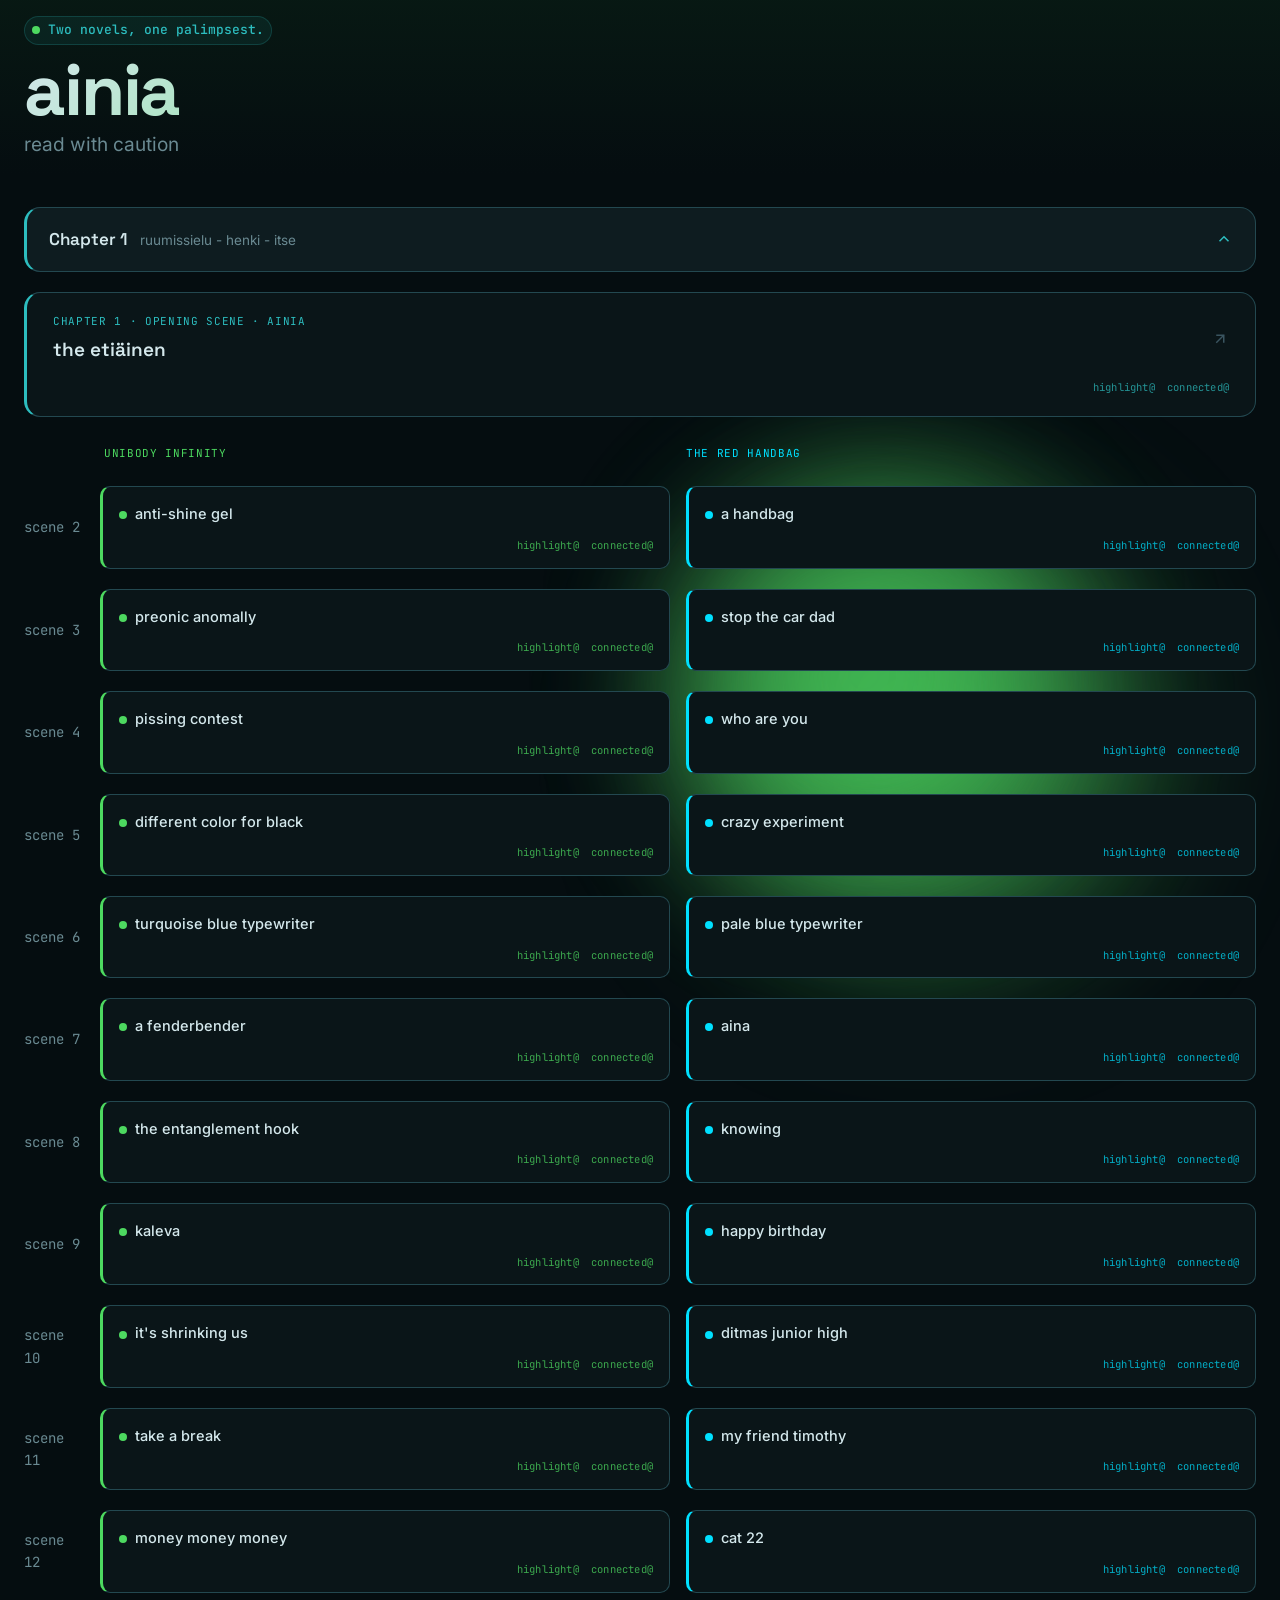
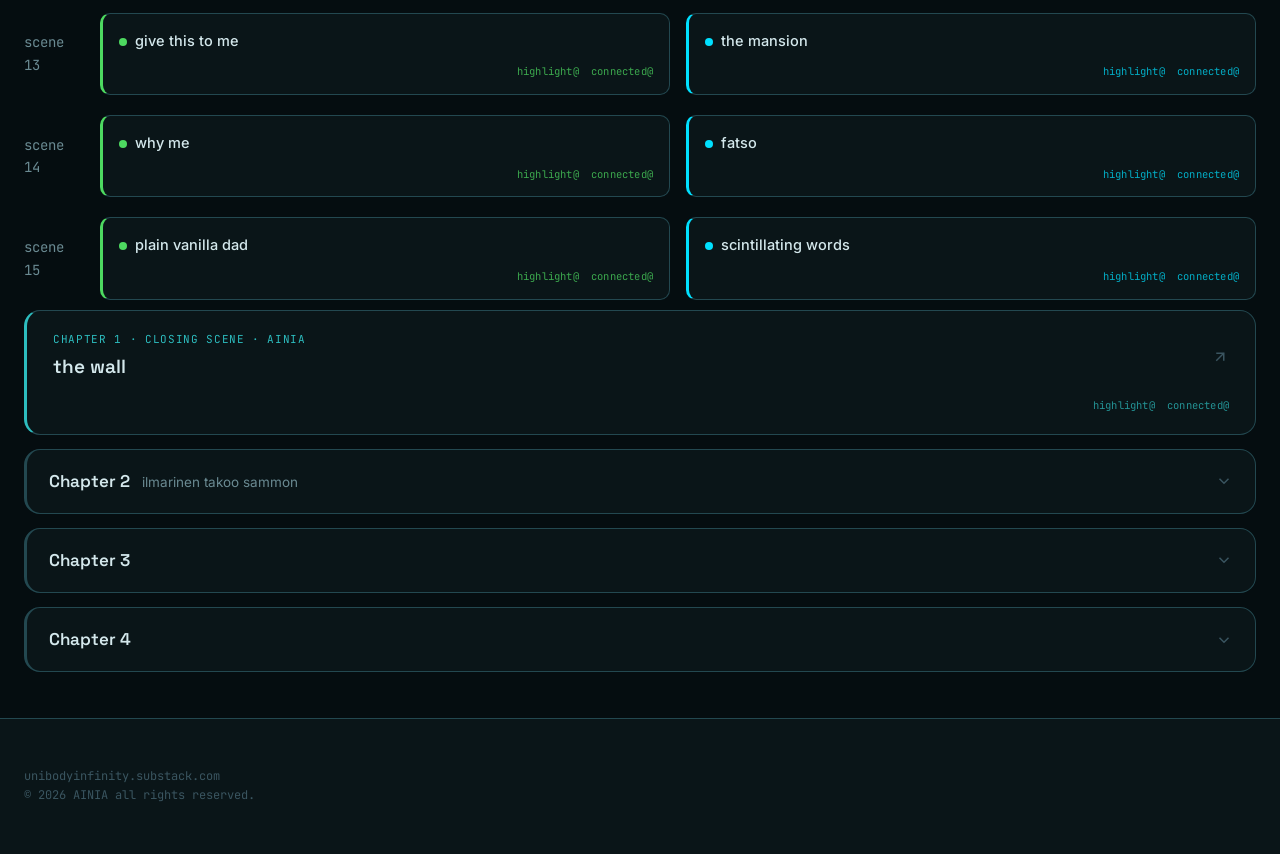
<file: index.html>
<!DOCTYPE html>
<html lang="en" data-theme="dark">
<head>
<meta charset="UTF-8" />
<meta name="viewport" content="width=device-width, initial-scale=1.0" />
<meta name="theme-color" content="#050d10" />
<meta name="apple-mobile-web-app-capable" content="yes" />
<meta name="apple-mobile-web-app-status-bar-style" content="black-translucent" />
<meta name="apple-mobile-web-app-title" content="ainia" />
<link rel="manifest" href="manifest.json" />
<title>ainia — Scene Index</title>
<meta name="description" content="Reading index for Unibody Infinity and The Red Handbag, two entangled novels of ainia." />
<link rel="icon" type="image/svg+xml" href="favicon.svg" />
<link rel="icon" type="image/png" sizes="32x32" href="favicon-32x32.png" />
<link rel="icon" type="image/png" sizes="16x16" href="favicon-16x16.png" />
<link rel="apple-touch-icon" sizes="180x180" href="apple-touch-icon.png" />
<link rel="icon" href="favicon.ico" />

<link rel="stylesheet" href="fonts.css" />

<link rel="stylesheet" href="styles.css" />
<link rel="stylesheet" href="si-styles.css" />
</head>
<body>

<div class="ambient-glow ambient-glow--1" aria-hidden="true"></div>
<div class="ambient-glow ambient-glow--2" aria-hidden="true"></div>
<div class="ambient-glow ambient-glow--3" aria-hidden="true"></div>

<section class="hero">
  <div class="hero-inner">
    <div class="hero-badge">
      <span class="badge-dot"></span>
      Two novels, one palimpsest.
    </div>
    <h1 class="hero-title">ainia</h1>
    <p class="hero-subtitle" id="heroSubtitle">
      Please read with caution.
    </p>
  </div>
</section>

<section id="index-section">
  <div class="section-inner">
    <div id="chaptersContainer"></div>
  </div>
</section>

<footer class="site-footer">
  <div class="footer-inner">
    <p class="footer-meta">unibodyinfinity.substack.com</p>
    <p class="footer-meta">&copy; 2026 AINIA all rights reserved.</p>
  </div>
</footer>

<script src="data.js"></script>
<script src="app.js"></script>
</body>
</html>
</file>
<file: fonts.css>
/* Self-hosted fonts (Space Grotesk, Inter, JetBrains Mono) — SIL Open Font License 1.1.
   Pulled from the official @fontsource packages, latin + latin-ext subsets only,
   so no request ever goes to Google's font CDN. */

/* space-grotesk-latin-ext-400-normal */
@font-face {
  font-family: 'Space Grotesk';
  font-style: normal;
  font-display: swap;
  font-weight: 400;
  src: url('fonts/space-grotesk-latin-ext-400-normal.woff2') format('woff2');
  unicode-range: U+0100-02BA,U+02BD-02C5,U+02C7-02CC,U+02CE-02D7,U+02DD-02FF,U+0304,U+0308,U+0329,U+1D00-1DBF,U+1E00-1E9F,U+1EF2-1EFF,U+2020,U+20A0-20AB,U+20AD-20C0,U+2113,U+2C60-2C7F,U+A720-A7FF;
}

/* space-grotesk-latin-400-normal */
@font-face {
  font-family: 'Space Grotesk';
  font-style: normal;
  font-display: swap;
  font-weight: 400;
  src: url('fonts/space-grotesk-latin-400-normal.woff2') format('woff2');
  unicode-range: U+0000-00FF,U+0131,U+0152-0153,U+02BB-02BC,U+02C6,U+02DA,U+02DC,U+0304,U+0308,U+0329,U+2000-206F,U+20AC,U+2122,U+2191,U+2193,U+2212,U+2215,U+FEFF,U+FFFD;
}

/* space-grotesk-latin-ext-500-normal */
@font-face {
  font-family: 'Space Grotesk';
  font-style: normal;
  font-display: swap;
  font-weight: 500;
  src: url('fonts/space-grotesk-latin-ext-500-normal.woff2') format('woff2');
  unicode-range: U+0100-02BA,U+02BD-02C5,U+02C7-02CC,U+02CE-02D7,U+02DD-02FF,U+0304,U+0308,U+0329,U+1D00-1DBF,U+1E00-1E9F,U+1EF2-1EFF,U+2020,U+20A0-20AB,U+20AD-20C0,U+2113,U+2C60-2C7F,U+A720-A7FF;
}

/* space-grotesk-latin-500-normal */
@font-face {
  font-family: 'Space Grotesk';
  font-style: normal;
  font-display: swap;
  font-weight: 500;
  src: url('fonts/space-grotesk-latin-500-normal.woff2') format('woff2');
  unicode-range: U+0000-00FF,U+0131,U+0152-0153,U+02BB-02BC,U+02C6,U+02DA,U+02DC,U+0304,U+0308,U+0329,U+2000-206F,U+20AC,U+2122,U+2191,U+2193,U+2212,U+2215,U+FEFF,U+FFFD;
}

/* space-grotesk-latin-ext-600-normal */
@font-face {
  font-family: 'Space Grotesk';
  font-style: normal;
  font-display: swap;
  font-weight: 600;
  src: url('fonts/space-grotesk-latin-ext-600-normal.woff2') format('woff2');
  unicode-range: U+0100-02BA,U+02BD-02C5,U+02C7-02CC,U+02CE-02D7,U+02DD-02FF,U+0304,U+0308,U+0329,U+1D00-1DBF,U+1E00-1E9F,U+1EF2-1EFF,U+2020,U+20A0-20AB,U+20AD-20C0,U+2113,U+2C60-2C7F,U+A720-A7FF;
}

/* space-grotesk-latin-600-normal */
@font-face {
  font-family: 'Space Grotesk';
  font-style: normal;
  font-display: swap;
  font-weight: 600;
  src: url('fonts/space-grotesk-latin-600-normal.woff2') format('woff2');
  unicode-range: U+0000-00FF,U+0131,U+0152-0153,U+02BB-02BC,U+02C6,U+02DA,U+02DC,U+0304,U+0308,U+0329,U+2000-206F,U+20AC,U+2122,U+2191,U+2193,U+2212,U+2215,U+FEFF,U+FFFD;
}

/* space-grotesk-latin-ext-700-normal */
@font-face {
  font-family: 'Space Grotesk';
  font-style: normal;
  font-display: swap;
  font-weight: 700;
  src: url('fonts/space-grotesk-latin-ext-700-normal.woff2') format('woff2');
  unicode-range: U+0100-02BA,U+02BD-02C5,U+02C7-02CC,U+02CE-02D7,U+02DD-02FF,U+0304,U+0308,U+0329,U+1D00-1DBF,U+1E00-1E9F,U+1EF2-1EFF,U+2020,U+20A0-20AB,U+20AD-20C0,U+2113,U+2C60-2C7F,U+A720-A7FF;
}

/* space-grotesk-latin-700-normal */
@font-face {
  font-family: 'Space Grotesk';
  font-style: normal;
  font-display: swap;
  font-weight: 700;
  src: url('fonts/space-grotesk-latin-700-normal.woff2') format('woff2');
  unicode-range: U+0000-00FF,U+0131,U+0152-0153,U+02BB-02BC,U+02C6,U+02DA,U+02DC,U+0304,U+0308,U+0329,U+2000-206F,U+20AC,U+2122,U+2191,U+2193,U+2212,U+2215,U+FEFF,U+FFFD;
}

/* inter-latin-ext-300-normal */
@font-face {
  font-family: 'Inter';
  font-style: normal;
  font-display: swap;
  font-weight: 300;
  src: url('fonts/inter-latin-ext-300-normal.woff2') format('woff2');
  unicode-range: U+0100-02BA,U+02BD-02C5,U+02C7-02CC,U+02CE-02D7,U+02DD-02FF,U+0304,U+0308,U+0329,U+1D00-1DBF,U+1E00-1E9F,U+1EF2-1EFF,U+2020,U+20A0-20AB,U+20AD-20C0,U+2113,U+2C60-2C7F,U+A720-A7FF;
}

/* inter-latin-300-normal */
@font-face {
  font-family: 'Inter';
  font-style: normal;
  font-display: swap;
  font-weight: 300;
  src: url('fonts/inter-latin-300-normal.woff2') format('woff2');
  unicode-range: U+0000-00FF,U+0131,U+0152-0153,U+02BB-02BC,U+02C6,U+02DA,U+02DC,U+0304,U+0308,U+0329,U+2000-206F,U+20AC,U+2122,U+2191,U+2193,U+2212,U+2215,U+FEFF,U+FFFD;
}

/* inter-latin-ext-400-normal */
@font-face {
  font-family: 'Inter';
  font-style: normal;
  font-display: swap;
  font-weight: 400;
  src: url('fonts/inter-latin-ext-400-normal.woff2') format('woff2');
  unicode-range: U+0100-02BA,U+02BD-02C5,U+02C7-02CC,U+02CE-02D7,U+02DD-02FF,U+0304,U+0308,U+0329,U+1D00-1DBF,U+1E00-1E9F,U+1EF2-1EFF,U+2020,U+20A0-20AB,U+20AD-20C0,U+2113,U+2C60-2C7F,U+A720-A7FF;
}

/* inter-latin-400-normal */
@font-face {
  font-family: 'Inter';
  font-style: normal;
  font-display: swap;
  font-weight: 400;
  src: url('fonts/inter-latin-400-normal.woff2') format('woff2');
  unicode-range: U+0000-00FF,U+0131,U+0152-0153,U+02BB-02BC,U+02C6,U+02DA,U+02DC,U+0304,U+0308,U+0329,U+2000-206F,U+20AC,U+2122,U+2191,U+2193,U+2212,U+2215,U+FEFF,U+FFFD;
}

/* inter-latin-ext-500-normal */
@font-face {
  font-family: 'Inter';
  font-style: normal;
  font-display: swap;
  font-weight: 500;
  src: url('fonts/inter-latin-ext-500-normal.woff2') format('woff2');
  unicode-range: U+0100-02BA,U+02BD-02C5,U+02C7-02CC,U+02CE-02D7,U+02DD-02FF,U+0304,U+0308,U+0329,U+1D00-1DBF,U+1E00-1E9F,U+1EF2-1EFF,U+2020,U+20A0-20AB,U+20AD-20C0,U+2113,U+2C60-2C7F,U+A720-A7FF;
}

/* inter-latin-500-normal */
@font-face {
  font-family: 'Inter';
  font-style: normal;
  font-display: swap;
  font-weight: 500;
  src: url('fonts/inter-latin-500-normal.woff2') format('woff2');
  unicode-range: U+0000-00FF,U+0131,U+0152-0153,U+02BB-02BC,U+02C6,U+02DA,U+02DC,U+0304,U+0308,U+0329,U+2000-206F,U+20AC,U+2122,U+2191,U+2193,U+2212,U+2215,U+FEFF,U+FFFD;
}

/* inter-latin-ext-600-normal */
@font-face {
  font-family: 'Inter';
  font-style: normal;
  font-display: swap;
  font-weight: 600;
  src: url('fonts/inter-latin-ext-600-normal.woff2') format('woff2');
  unicode-range: U+0100-02BA,U+02BD-02C5,U+02C7-02CC,U+02CE-02D7,U+02DD-02FF,U+0304,U+0308,U+0329,U+1D00-1DBF,U+1E00-1E9F,U+1EF2-1EFF,U+2020,U+20A0-20AB,U+20AD-20C0,U+2113,U+2C60-2C7F,U+A720-A7FF;
}

/* inter-latin-600-normal */
@font-face {
  font-family: 'Inter';
  font-style: normal;
  font-display: swap;
  font-weight: 600;
  src: url('fonts/inter-latin-600-normal.woff2') format('woff2');
  unicode-range: U+0000-00FF,U+0131,U+0152-0153,U+02BB-02BC,U+02C6,U+02DA,U+02DC,U+0304,U+0308,U+0329,U+2000-206F,U+20AC,U+2122,U+2191,U+2193,U+2212,U+2215,U+FEFF,U+FFFD;
}

/* inter-latin-ext-700-normal */
@font-face {
  font-family: 'Inter';
  font-style: normal;
  font-display: swap;
  font-weight: 700;
  src: url('fonts/inter-latin-ext-700-normal.woff2') format('woff2');
  unicode-range: U+0100-02BA,U+02BD-02C5,U+02C7-02CC,U+02CE-02D7,U+02DD-02FF,U+0304,U+0308,U+0329,U+1D00-1DBF,U+1E00-1E9F,U+1EF2-1EFF,U+2020,U+20A0-20AB,U+20AD-20C0,U+2113,U+2C60-2C7F,U+A720-A7FF;
}

/* inter-latin-700-normal */
@font-face {
  font-family: 'Inter';
  font-style: normal;
  font-display: swap;
  font-weight: 700;
  src: url('fonts/inter-latin-700-normal.woff2') format('woff2');
  unicode-range: U+0000-00FF,U+0131,U+0152-0153,U+02BB-02BC,U+02C6,U+02DA,U+02DC,U+0304,U+0308,U+0329,U+2000-206F,U+20AC,U+2122,U+2191,U+2193,U+2212,U+2215,U+FEFF,U+FFFD;
}

/* jetbrains-mono-latin-ext-400-normal */
@font-face {
  font-family: 'JetBrains Mono';
  font-style: normal;
  font-display: swap;
  font-weight: 400;
  src: url('fonts/jetbrains-mono-latin-ext-400-normal.woff2') format('woff2');
  unicode-range: U+0100-02BA,U+02BD-02C5,U+02C7-02CC,U+02CE-02D7,U+02DD-02FF,U+0304,U+0308,U+0329,U+1D00-1DBF,U+1E00-1E9F,U+1EF2-1EFF,U+2020,U+20A0-20AB,U+20AD-20C0,U+2113,U+2C60-2C7F,U+A720-A7FF;
}

/* jetbrains-mono-latin-400-normal */
@font-face {
  font-family: 'JetBrains Mono';
  font-style: normal;
  font-display: swap;
  font-weight: 400;
  src: url('fonts/jetbrains-mono-latin-400-normal.woff2') format('woff2');
  unicode-range: U+0000-00FF,U+0131,U+0152-0153,U+02BB-02BC,U+02C6,U+02DA,U+02DC,U+0304,U+0308,U+0329,U+2000-206F,U+20AC,U+2122,U+2191,U+2193,U+2212,U+2215,U+FEFF,U+FFFD;
}

/* jetbrains-mono-latin-ext-500-normal */
@font-face {
  font-family: 'JetBrains Mono';
  font-style: normal;
  font-display: swap;
  font-weight: 500;
  src: url('fonts/jetbrains-mono-latin-ext-500-normal.woff2') format('woff2');
  unicode-range: U+0100-02BA,U+02BD-02C5,U+02C7-02CC,U+02CE-02D7,U+02DD-02FF,U+0304,U+0308,U+0329,U+1D00-1DBF,U+1E00-1E9F,U+1EF2-1EFF,U+2020,U+20A0-20AB,U+20AD-20C0,U+2113,U+2C60-2C7F,U+A720-A7FF;
}

/* jetbrains-mono-latin-500-normal */
@font-face {
  font-family: 'JetBrains Mono';
  font-style: normal;
  font-display: swap;
  font-weight: 500;
  src: url('fonts/jetbrains-mono-latin-500-normal.woff2') format('woff2');
  unicode-range: U+0000-00FF,U+0131,U+0152-0153,U+02BB-02BC,U+02C6,U+02DA,U+02DC,U+0304,U+0308,U+0329,U+2000-206F,U+20AC,U+2122,U+2191,U+2193,U+2212,U+2215,U+FEFF,U+FFFD;
}
</file>
<file: styles.css>
:root,
[data-theme='light'] {
  --color-bg: #f0f4f5;
  --color-surface: #ffffff;
  --color-surface-2: #f5f8f9;
  --color-surface-offset: #e8eef0;
  --color-surface-offset-2: #dde6e9;
  --color-surface-dynamic: #d0dadd;
  --color-divider: #cdd8db;
  --color-border: #b8c8cc;

  /* Text */
  --color-text: #0a1e26;
  --color-text-muted: #4a6270;
  --color-text-faint: #8a9da4;
  --color-text-inverse: #f0f4f5;

  /* Primary — deep ocean teal */
  --color-primary: #006a6b;
  --color-primary-hover: #005051;
  --color-primary-active: #003a3b;
  --color-primary-highlight: #b8dede;

  /* Accent — bioluminescent cyan */
  --color-accent: #00b8d4;
  --color-accent-hover: #009bb4;

  /* Algae green — escalation scale, light to dark as it worsens */
  --color-algae: #2d9e3e;
  --color-algae-dark: #1a6b2a;
  --color-algae-deep: #0d3b1e;

  /* Warning — toxic bloom orange */
  --color-warning: #e87b00;
  --color-warning-hover: #c56600;

  /* Danger — anoxic red */
  --color-danger: #d32f2f;
  --color-danger-hover: #b71c1c;

  --radius-sm: 6px;
  --radius-md: 10px;
  --radius-lg: 16px;
  --radius-xl: 24px;
  --radius-full: 9999px;

  --transition: 200ms cubic-bezier(0.16, 1, 0.3, 1);

  --shadow-sm: 0 1px 3px rgba(10, 30, 38, 0.08);
  --shadow-md: 0 4px 16px rgba(10, 30, 38, 0.10);
  --shadow-lg: 0 12px 40px rgba(10, 30, 38, 0.15);

  --content-narrow: 640px;
  --content-default: 960px;
  --content-wide: 1280px;
  --content-full: 100%;

  --font-display: 'Space Grotesk', 'Inter', sans-serif;
  --font-body: 'Inter', system-ui, sans-serif;
  --font-mono: 'JetBrains Mono', monospace;
}

[data-theme='dark'] {
  --color-bg: #050d10;
  --color-surface: #0a1518;
  --color-surface-2: #0e1c20;
  --color-surface-offset: #102428;
  --color-surface-offset-2: #142b30;
  --color-surface-dynamic: #1a3a40;
  --color-divider: #1a3035;
  --color-border: #234850;

  --color-text: #d4e8ec;
  --color-text-muted: #6a8a92;
  --color-text-faint: #3a5560;
  --color-text-inverse: #050d10;

  --color-primary: #2dbdbf;
  --color-primary-hover: #1aa8aa;
  --color-primary-active: #158a8c;
  --color-primary-highlight: #0a2a2c;

  --color-accent: #00e0ff;
  --color-accent-hover: #00c4e0;

  /* Escalation scale: bright green (early) -> deep dark green (worst) */
  --color-algae: #4dd960;
  --color-algae-dark: #2d9e3e;
  --color-algae-deep: #1a6b2a;
  --color-algae-darkest: #0d3b1e;

  --color-warning: #ff9d40;
  --color-warning-hover: #ff8a1e;

  --color-danger: #ff5252;
  --color-danger-hover: #ff3838;

  --shadow-sm: 0 1px 3px rgba(0, 0, 0, 0.3);
  --shadow-md: 0 4px 16px rgba(0, 0, 0, 0.4);
  --shadow-lg: 0 12px 40px rgba(0, 0, 0, 0.5);
}

[data-theme='dark'] {
  --state-neutral: var(--color-text-faint);
  --state-angry: var(--color-algae);
  --state-hateful: var(--color-algae-dark);
  --state-radicalized: var(--color-algae-darkest);
}
[data-theme='light'] {
  --state-neutral: var(--color-text-faint);
  --state-angry: var(--color-algae);
  --state-hateful: var(--color-algae-dark);
  --state-radicalized: var(--color-algae-deep);
}

/* ===== Reset ===== */
*, *::before, *::after { box-sizing: border-box; margin: 0; padding: 0; }
html {
  -webkit-font-smoothing: antialiased;
  -moz-osx-font-smoothing: grayscale;
  text-rendering: optimizeLegibility;
  scroll-behavior: smooth;
  scroll-padding-top: 80px;
  overflow-x: hidden;
  width: 100%;
}
body {
  min-height: 100dvh;
  line-height: 1.6;
  font-family: var(--font-body);
  font-size: 16px;
  color: var(--color-text);
  background-color: var(--color-bg);
  overflow-x: hidden;
}
img, svg { display: block; max-width: 100%; height: auto; }
input, button, textarea, select { font: inherit; color: inherit; }
a { color: var(--color-accent); text-decoration: none; transition: color var(--transition); }
a:hover { color: var(--color-accent-hover); }
h1, h2, h3, h4 { text-wrap: balance; line-height: 1.2; font-family: var(--font-display); }
p, li { text-wrap: pretty; max-width: 72ch; }
::selection { background: rgba(0, 184, 212, 0.25); color: var(--color-text); }
:focus-visible { outline: 2px solid var(--color-accent); outline-offset: 3px; border-radius: var(--radius-sm); }
button { cursor: pointer; background: none; border: none; }

#index-section {
  position: relative;
  z-index: 2;
}

.ambient-glow {
  position: fixed;
  top: 50%; left: 50%;
  pointer-events: none;
  z-index: 1; /* above .hero (unpositioned/default layer), below #index-section (2) */
  background: radial-gradient(
    circle at 50% 50%,
    color-mix(in srgb, var(--color-algae) 58%, transparent) 0%,
    color-mix(in srgb, var(--color-algae) 24%, transparent) 60%,
    transparent 60%
  );
  filter: blur(70px);
  will-change: transform, border-radius;
}


.ambient-glow--1 {
  width: 45vmax; height: 45vmax;
  max-width: 720px; max-height: 720px;
  animation: ambient-drift-1 2.2s ease-in-out infinite;
}
.ambient-glow--2 {
  width: 38vmax; height: 38vmax;
  max-width: 560px; max-height: 560px;
  animation: ambient-drift-2 2.5s ease-in-out infinite;
  animation-delay: -0.1s;
}
.ambient-glow--3 {
  width: 35vmax; height: 35vmax;
  max-width: 460px; max-height: 460px;
  animation: ambient-drift-3 2.35s ease-in-out infinite;
  animation-delay: -0.3s;
}

@keyframes ambient-drift-1 {
  0%   { transform: translate3d(-50%, -50%, 0) scale(1); border-radius: 60% 40% 30% 70% / 60% 30% 70% 40%; }
  25%  { transform: translate3d(calc(-50% + 30vw), calc(-50% + 20vh), 0) scale(1.15); border-radius: 70% 30% 50% 50% / 40% 60% 40% 60%; }
  50%  { transform: translate3d(calc(-50% - 25vw), calc(-50% + 28vh), 0) scale(0.9); border-radius: 40% 60% 60% 40% / 50% 50% 50% 50%; }
  75%  { transform: translate3d(calc(-50% - 30vw), calc(-50% - 15vh), 0) scale(1.08); border-radius: 30% 70% 40% 60% / 60% 40% 60% 40%; }
  100% { transform: translate3d(-50%, -50%, 0) scale(1); border-radius: 60% 40% 30% 70% / 60% 30% 70% 40%; }
}
@keyframes ambient-drift-2 {
  0%   { transform: translate3d(-50%, -50%, 0) scale(1); border-radius: 50% 50% 40% 60% / 60% 40% 60% 40%; }
  25%  { transform: translate3d(calc(-50% - 28vw), calc(-50% + 22vh), 0) scale(0.92); border-radius: 40% 60% 60% 40% / 50% 50% 50% 50%; }
  50%  { transform: translate3d(calc(-50% - 15vw), calc(-50% - 25vh), 0) scale(1.12); border-radius: 70% 30% 50% 50% / 40% 60% 40% 60%; }
  75%  { transform: translate3d(calc(-50% + 15vw), calc(-50% - 10vh), 0) scale(0.96); border-radius: 60% 40% 30% 70% / 60% 30% 70% 40%; }
  100% { transform: translate3d(-50%, -50%, 0) scale(1); border-radius: 50% 50% 40% 60% / 60% 40% 60% 40%; }
}
@keyframes ambient-drift-3 {
  0%   { transform: translate3d(-50%, -50%, 0) scale(1); border-radius: 40% 60% 60% 40% / 50% 50% 50% 50%; }
  25%  { transform: translate3d(calc(-50% + 25vw), calc(-50% - 20vh), 0) scale(1.1); border-radius: 60% 40% 30% 70% / 60% 30% 70% 40%; }
  50%  { transform: translate3d(calc(-50% + 30vw), calc(-50% + 10vh), 0) scale(0.9); border-radius: 50% 50% 40% 60% / 60% 40% 60% 40%; }
  75%  { transform: translate3d(calc(-50% + 10vw), calc(-50% + 25vh), 0) scale(1.06); border-radius: 70% 30% 50% 50% / 40% 60% 40% 60%; }
  100% { transform: translate3d(-50%, -50%, 0) scale(1); border-radius: 40% 60% 60% 40% / 50% 50% 50% 50%; }
}
@media (prefers-reduced-motion: reduce) {
  .ambient-glow--1, .ambient-glow--2, .ambient-glow--3 { animation: none; }
}

/* Mobile (portrait or narrow): same drift pattern, roughly half the wander
   distance, so the blobs don't overshoot a small viewport as dramatically. */
@media (max-width: 720px) {
  .ambient-glow--1 { max-width: 440px; max-height: 340px; }
  .ambient-glow--2 { max-width: 360px; max-height: 260px; }
  .ambient-glow--3 { max-width: 300px; max-height: 200px; }

  @keyframes ambient-drift-1 {
    0%   { transform: translate3d(-50%, -50%, 0) scale(1); border-radius: 60% 40% 30% 70% / 60% 30% 70% 40%; }
    25%  { transform: translate3d(calc(-50% + 16vw), calc(-50% + 30vh), 0) scale(1.15); border-radius: 70% 30% 50% 50% / 40% 60% 40% 60%; }
    50%  { transform: translate3d(calc(-50% - 14vw), calc(-50% + 40vh), 0) scale(0.9); border-radius: 40% 60% 60% 40% / 50% 50% 50% 50%; }
    75%  { transform: translate3d(calc(-50% - 16vw), calc(-50% - 32vh), 0) scale(1.08); border-radius: 30% 70% 40% 60% / 60% 40% 60% 40%; }
    100% { transform: translate3d(-50%, -50%, 0) scale(1); border-radius: 60% 40% 30% 70% / 60% 30% 70% 40%; }
  }
  @keyframes ambient-drift-2 {
    0%   { transform: translate3d(-50%, -50%, 0) scale(1); border-radius: 50% 50% 40% 60% / 60% 40% 60% 40%; }
    25%  { transform: translate3d(calc(-50% - 15vw), calc(-50% + 48vh), 0) scale(0.92); border-radius: 40% 60% 60% 40% / 50% 50% 50% 50%; }
    50%  { transform: translate3d(calc(-50% - 8vw), calc(-50% - 52vh), 0) scale(1.12); border-radius: 70% 30% 50% 50% / 40% 60% 40% 60%; }
    75%  { transform: translate3d(calc(-50% + 8vw), calc(-50% - 20vh), 0) scale(0.96); border-radius: 60% 40% 30% 70% / 60% 30% 70% 40%; }
    100% { transform: translate3d(-50%, -50%, 0) scale(1); border-radius: 50% 50% 40% 60% / 60% 40% 60% 40%; }
  }
  @keyframes ambient-drift-3 {
    0%   { transform: translate3d(-50%, -50%, 0) scale(1); border-radius: 40% 60% 60% 40% / 50% 50% 50% 50%; }
    25%  { transform: translate3d(calc(-50% + 14vw), calc(-50% - 44vh), 0) scale(1.1); border-radius: 60% 40% 30% 70% / 60% 30% 70% 40%; }
    50%  { transform: translate3d(calc(-50% + 16vw), calc(-50% + 20vh), 0) scale(0.9); border-radius: 50% 50% 40% 60% / 60% 40% 60% 40%; }
    75%  { transform: translate3d(calc(-50% + 5vw), calc(-50% + 52vh), 0) scale(1.06); border-radius: 70% 30% 50% 50% / 40% 60% 40% 60%; }
    100% { transform: translate3d(-50%, -50%, 0) scale(1); border-radius: 40% 60% 60% 40% / 50% 50% 50% 50%; }
  }
}

/* Landscape mobile specifically: height is the tight constraint here, not
   width, so vertical wander gets tightened further than horizontal — keeps
   the blobs lively side-to-side without clipping against the short viewport
   top/bottom. */
@media (max-height: 480px) and (orientation: landscape) {
  .ambient-glow--1 { max-width: 260px; max-height: 260px; }
  .ambient-glow--2 { max-width: 200px; max-height: 200px; }
  .ambient-glow--3 { max-width: 160px; max-height: 160px; }

  @keyframes ambient-drift-1 {
    0%   { transform: translate3d(-50%, -50%, 0) scale(1); border-radius: 60% 40% 30% 70% / 60% 30% 70% 40%; }
    25%  { transform: translate3d(calc(-50% + 18vw), calc(-50% + 7vh), 0) scale(1.15); border-radius: 70% 30% 50% 50% / 40% 60% 40% 60%; }
    50%  { transform: translate3d(calc(-50% - 16vw), calc(-50% + 9vh), 0) scale(0.9); border-radius: 40% 60% 60% 40% / 50% 50% 50% 50%; }
    75%  { transform: translate3d(calc(-50% - 18vw), calc(-50% - 5vh), 0) scale(1.08); border-radius: 30% 70% 40% 60% / 60% 40% 60% 40%; }
    100% { transform: translate3d(-50%, -50%, 0) scale(1); border-radius: 60% 40% 30% 70% / 60% 30% 70% 40%; }
  }
  @keyframes ambient-drift-2 {
    0%   { transform: translate3d(-50%, -50%, 0) scale(1); border-radius: 50% 50% 40% 60% / 60% 40% 60% 40%; }
    25%  { transform: translate3d(calc(-50% - 17vw), calc(-50% + 8vh), 0) scale(0.92); border-radius: 40% 60% 60% 40% / 50% 50% 50% 50%; }
    50%  { transform: translate3d(calc(-50% - 9vw), calc(-50% - 8vh), 0) scale(1.12); border-radius: 70% 30% 50% 50% / 40% 60% 40% 60%; }
    75%  { transform: translate3d(calc(-50% + 9vw), calc(-50% - 3vh), 0) scale(0.96); border-radius: 60% 40% 30% 70% / 60% 30% 70% 40%; }
    100% { transform: translate3d(-50%, -50%, 0) scale(1); border-radius: 50% 50% 40% 60% / 60% 40% 60% 40%; }
  }
  @keyframes ambient-drift-3 {
    0%   { transform: translate3d(-50%, -50%, 0) scale(1); border-radius: 40% 60% 60% 40% / 50% 50% 50% 50%; }
    25%  { transform: translate3d(calc(-50% + 16vw), calc(-50% - 7vh), 0) scale(1.1); border-radius: 60% 40% 30% 70% / 60% 30% 70% 40%; }
    50%  { transform: translate3d(calc(-50% + 18vw), calc(-50% + 3vh), 0) scale(0.9); border-radius: 50% 50% 40% 60% / 60% 40% 60% 40%; }
    75%  { transform: translate3d(calc(-50% + 6vw), calc(-50% + 8vh), 0) scale(1.06); border-radius: 70% 30% 50% 50% / 40% 60% 40% 60%; }
    100% { transform: translate3d(-50%, -50%, 0) scale(1); border-radius: 40% 60% 60% 40% / 50% 50% 50% 50%; }
  }
}

/* ===== Header ===== */
.site-header {
  position: sticky; top: 0; z-index: 1000;
  background: color-mix(in srgb, var(--color-bg) 85%, transparent);
  backdrop-filter: blur(12px);
  border-bottom: 1px solid var(--color-border);
}
.header-inner {
  max-width: var(--content-wide); margin: 0 auto; padding: 0 24px; height: 64px;
  display: flex; align-items: center; justify-content: space-between; gap: 24px;
}
.brand { display: flex; align-items: center; gap: 10px; color: var(--color-primary); }
.brand-name { font-family: var(--font-display); font-weight: 700; font-size: 18px; letter-spacing: -0.02em; color: var(--color-text); }
.header-nav { display: flex; gap: 8px; margin-left: auto; }
.nav-link { font-size: 14px; font-weight: 500; color: var(--color-text-muted); padding: 8px 14px; border-radius: var(--radius-sm); transition: all var(--transition); }
.nav-link:hover { color: var(--color-text); background: var(--color-surface-offset); }
.header-meta { font-family: var(--font-mono); font-size: 11px; color: var(--color-text-faint); }
@media (max-width: 640px) { .header-nav { display: none; } }

/* ===== Hero (tight) ===== */
.hero {
  padding: 8px 24px 12px;
  background: linear-gradient(in srgb,
    color-mix(in srgb, var(--color-algae-deep) 12%, var(--color-bg)),
    var(--color-bg)
  );
  position: relative; overflow: hidden;
}
.hero-inner { max-width: var(--content-wide); margin: 0 auto; position: relative; }
.hero-badge {
  display: inline-flex; align-items: center; gap: 8px; padding: 3px 7px;
  font-size: 13px; font-weight: 500; font-family: var(--font-mono);
  color: var(--color-primary);
  background: color-mix(in srgb, var(--color-primary) 8%, transparent);
  border: 1px solid color-mix(in srgb, var(--color-primary) 20%, transparent);
  border-radius: var(--radius-full); margin-bottom: 8px;
}
.badge-dot { width: 8px; height: 8px; border-radius: 50%; background: var(--color-algae); animation: pulse 2s ease-in-out infinite; }
@keyframes pulse { 0%, 100% { opacity: 1; transform: scale(1); } 50% { opacity: 0.5; transform: scale(1.2); } }
.hero-title {
  font-size: clamp(2.5rem, 1.5rem + 4vw, 4.5rem);
  font-weight: 700; letter-spacing: -0.03em; line-height: 1.05; margin-bottom: 2px; max-width: 16ch;
  background: linear-gradient(135deg, var(--color-text) 0%, var(--color-algae) 100%);
  -webkit-background-clip: text; background-clip: text; -webkit-text-fill-color: transparent;
}
.hero-subtitle { font-size: clamp(16px, 0.9rem + 0.5vw, 19px); line-height: 1.6; color: var(--color-text-muted); max-width: 760px; margin-bottom: 2px; }
.hero-subtitle strong { color: var(--color-text); }
.hero-stats { display: grid; grid-template-columns: repeat(4, 1fr); gap: 16px; }
@media (max-width: 768px) { .hero-stats { grid-template-columns: repeat(2, 1fr); } }
.stat { padding: 20px 16px; background: var(--color-surface); border: 1px solid var(--color-border); border-radius: var(--radius-md); display: flex; flex-direction: column; gap: 4px; }
.stat-value { font-family: var(--font-display); font-size: clamp(28px, 1.5rem + 1.5vw, 42px); font-weight: 700; color: var(--color-algae); line-height: 1; }
.stat-unit { font-family: var(--font-display); font-size: 20px; font-weight: 600; color: var(--color-algae); margin-left: 2px; }
.stat-label { font-size: 12px; color: var(--color-text-muted); line-height: 1.4; margin-top: 4px; }

/* ===== Section Headers ===== */
section { padding: 32px 0; }
.section-inner { max-width: var(--content-wide); margin: 0 auto; padding: 0 24px; }
.section-header { max-width: var(--content-wide); margin: 0 auto 32px; padding: 0 24px; }
.section-header .eyebrow { font-family: var(--font-mono); font-size: 12px; color: var(--color-primary); text-transform: uppercase; letter-spacing: 0.08em; margin-bottom: 10px; }
.section-header h2 { font-size: clamp(24px, 1.2rem + 1vw, 36px); font-weight: 700; letter-spacing: -0.02em; margin-bottom: 12px; }
.section-header p { font-size: 15px; color: var(--color-text-muted); max-width: 780px; }

/* ===== Mode tabs (reused visual language from OceanShift's map controls) ===== */
.mode-tabs { display: inline-flex; gap: 4px; padding: 4px; background: var(--color-surface-offset); border-radius: var(--radius-sm); margin-bottom: 24px; }
.mode-tab { display: flex; align-items: center; gap: 6px; padding: 8px 16px; font-size: 12.5px; font-weight: 500; color: var(--color-text-muted); border-radius: 4px; transition: all var(--transition); }
.mode-tab.active { background: var(--color-surface); color: var(--color-text); box-shadow: var(--shadow-sm); }
.tab-dot { width: 8px; height: 8px; border-radius: 50%; flex-shrink: 0; }
.tab-dot.observed { background: var(--color-algae); }
.tab-dot.simulation { background: var(--color-algae-dark); }

/* ===== Observed: partition bars ===== */
.legend-row { display: flex; gap: 22px; margin-bottom: 20px; font-size: 12.5px; color: var(--color-text-muted); }
.legend-swatch { display: inline-flex; align-items: center; gap: 6px; }
.legend-swatch span.dot { width: 10px; height: 10px; border-radius: 3px; display: inline-block; }
.observed-grid { display: grid; grid-template-columns: 1.4fr 1fr; gap: 40px; }
@media (max-width: 900px) { .observed-grid { grid-template-columns: 1fr; } }
.partition-list { display: flex; flex-direction: column; gap: 10px; }
.partition-row { display: grid; grid-template-columns: 160px 1fr 90px; align-items: center; gap: 16px; padding: 10px 0; }
.partition-name { font-size: 13.5px; color: var(--color-text); }
.partition-bar-track { height: 26px; background: var(--color-surface-offset); border-radius: var(--radius-sm); overflow: hidden; display: flex; border: 1px solid var(--color-border); }
.partition-bar-seg { height: 100%; }
.partition-bar-seg.neutral { background: var(--state-neutral); opacity: 0.5; }
.partition-bar-seg.offensive { background: var(--state-angry); opacity: 0.75; }
.partition-bar-seg.hateful { background: var(--state-hateful); }
.partition-value { font-family: var(--font-mono); font-size: 13px; color: var(--color-text-muted); text-align: right; }
.target-list { display: flex; flex-direction: column; gap: 8px; }
.target-row { display: grid; grid-template-columns: 110px 1fr 44px; align-items: center; gap: 10px; }
.target-name { font-size: 13px; color: var(--color-text-muted); text-transform: capitalize; }
.target-bar-track { height: 10px; background: var(--color-surface-offset); border-radius: 4px; overflow: hidden; }
.target-bar-fill { height: 100%; background: var(--state-hateful); }
.target-count { font-family: var(--font-mono); font-size: 12px; color: var(--color-text-faint); text-align: right; }
.data-note { margin-top: 28px; padding: 14px 16px; background: var(--color-surface-offset); border: 1px solid var(--color-border); border-radius: var(--radius-md); font-size: 13px; color: var(--color-text-muted); }

/* ===== Interpretation section ===== */
.limits-list { display: flex; flex-direction: column; gap: 10px; margin-bottom: 28px; }
.limits-list li {
  list-style: none;
  position: relative;
  padding-left: 20px;
  font-size: 14px;
  line-height: 1.7;
  color: var(--color-text-muted);
  max-width: 78ch;
}
.limits-list li::before {
  content: '';
  position: absolute;
  left: 0;
  top: 9px;
  width: 6px;
  height: 6px;
  border-radius: 50%;
  background: var(--color-algae);
}
.central-question {
  background: color-mix(in srgb, var(--color-primary) 8%, var(--color-surface));
  border: 1px solid color-mix(in srgb, var(--color-primary) 25%, var(--color-border));
  border-radius: var(--radius-lg);
  padding: 24px 28px;
}
.central-question p:last-child {
  font-family: var(--font-display);
  font-size: 17px;
  font-weight: 600;
  color: var(--color-text);
  margin-top: 4px;
}

/* ===== Footer (verbatim OceanShift pattern) ===== */
.site-footer { padding: 48px 24px; border-top: 1px solid var(--color-border); background: var(--color-surface); }
.footer-inner { max-width: var(--content-wide); margin: 0 auto; }
.footer-brand { display: flex; align-items: center; gap: 8px; color: var(--color-primary); margin-bottom: 12px; }
.footer-brand span { font-family: var(--font-display); font-weight: 700; font-size: 16px; color: var(--color-text); }
.footer-text { font-size: 13px; color: var(--color-text-muted); max-width: 680px; margin-bottom: 8px; }
.footer-meta { font-size: 12px; color: var(--color-text-faint); font-family: var(--font-mono); }

@media (max-width: 640px) {
  .site-footer { padding: 20px 24px; }
  .footer-meta { line-height: 1.4; }
}

/* ===== Animations ===== */
@keyframes fadeIn { from { opacity: 0; transform: translateY(8px); } to { opacity: 1; transform: translateY(0); } }
.analysis-card, .source-item { animation: fadeIn 0.5s cubic-bezier(0.16, 1, 0.3, 1) backwards; }
.analysis-card:nth-child(1) { animation-delay: 0ms; }
.analysis-card:nth-child(2) { animation-delay: 80ms; }
.analysis-card:nth-child(3) { animation-delay: 160ms; }
.analysis-card:nth-child(4) { animation-delay: 240ms; }

/* Force blob animation even if OS has reduced motion enabled */
.ambient-glow--1 {
  animation: ambient-drift-1 28s ease-in-out infinite !important;
}
.ambient-glow--2 {
  animation: ambient-drift-2 29s ease-in-out infinite !important;
  animation-delay: -9s !important;
}
.ambient-glow--3 {
  animation: ambient-drift-3 50s ease-in-out infinite !important;
  animation-delay: 6s !important;
}

@media (prefers-reduced-motion: reduce) {
  /* Intentionally do NOT disable blob animations */
}
</file>
<file: si-styles.css>
.hero { padding-top: 16px; }

.shared-scene-card {
  position: relative;
  background: var(--color-surface);
  border: 1px solid var(--color-border);
  border-left: 3px solid var(--color-primary);
  border-radius: var(--radius-lg);
  padding: 20px 26px;
  margin-bottom: 28px;
    
}
.ssc-row { display: flex; align-items: center; justify-content: space-between; gap: 20px; }
.shared-scene-card .ssc-label { font-family: var(--font-mono); font-size: 11px; text-transform: uppercase; letter-spacing: 0.06em; color: var(--color-primary); margin-bottom: 4px; display: block; }
.shared-scene-card .ssc-title { font-family: var(--font-display); font-size: 19px; font-weight: 600; }
.shared-scene-card a { color: var(--color-text); text-decoration: none; }
.shared-scene-card a:hover .ssc-title { color: var(--color-primary); }
.shared-scene-card .ssc-arrow { color: var(--color-text-faint); flex-shrink: 0; }
.shared-scene-card .sc-footer { margin-top: 14px; }
.sc-tag-neutral { color: var(--color-primary); }

.column-headers { display: grid; grid-template-columns: 60px 1fr 1fr; gap: 16px; margin-bottom: 4px; padding: 0 4px; }
.column-headers .ch-label {
  font-family: var(--font-mono); font-size: 11px; text-transform: uppercase; letter-spacing: 0.06em;
  color: var(--color-text-faint); padding-bottom: 10px;
}
.column-headers .ch-novel-ui { color: var(--color-algae); }
.column-headers .ch-novel-rh { color: var(--color-accent); }

.scene-row { display: grid; grid-template-columns: 60px 1fr 1fr; gap: 16px; align-items: stretch; padding: 10px 0; }
.scene-num { font-family: var(--font-mono); font-size: 14px; color: var(--color-text-muted); display: flex; align-items: center; }

.scene-cell {
  position: relative;
  background: var(--color-surface); border: 1px solid var(--color-border); border-radius: var(--radius-md);
  padding: 14px 16px; transition: border-color var(--transition), background var(--transition);
}
.scene-cell.ui-cell { border-left: 3px solid var(--color-algae); }
.scene-cell.rh-cell { border-left: 3px solid var(--color-accent); }
.scene-cell.ui-cell:hover { border-color: var(--color-algae); background: color-mix(in srgb, var(--color-algae) 6%, var(--color-surface)); }
.scene-cell.rh-cell:hover { border-color: var(--color-accent); background: color-mix(in srgb, var(--color-accent) 6%, var(--color-surface)); }
.scene-cell a { display: block; color: var(--color-text); text-decoration: none; }
.scene-cell .sc-title { font-size: 14.5px; font-weight: 500; }
.cell-dot { display: inline-block; width: 8px; height: 8px; border-radius: 50%; margin-right: 8px; vertical-align: middle; flex-shrink: 0; }
.cell-dot.dot-ui { background: var(--color-algae); }
.cell-dot.dot-rh { background: var(--color-accent); }
.scene-cell.empty { background: transparent; border-style: dashed; display: flex; align-items: center; justify-content: center; }
.scene-cell.empty span { font-family: var(--font-mono); font-size: 11.5px; color: var(--color-text-faint); }

/* Mobile: the row-number badge moves out of normal flow and floats over the
   UI card's top-right  */
@media (max-width: 720px) {
  .column-headers { display: none; }
  .scene-row {
    position: relative;
    display: flex;
    flex-direction: column;
    gap: 6px;
    padding: 6px 3;
  }
  .scene-num {
    position: absolute;
    top: 16px;
    right: 10px;
    z-index: 2;
    display: block;
    font-size: 11px;
    line-height: 1.4;
    pointer-events: none; /* never blocks taps on the card underneath */
  }
  .scene-cell.ui-cell { margin-bottom: 0; }
}

.legend-key { display: flex; gap: 22px; margin: 20px 0 24px; font-size: 12.5px; color: var(--color-text-muted); }
.legend-key .lk-item { display: inline-flex; align-items: center; gap: 8px; }
.legend-key .lk-dot { width: 10px; height: 10px; border-radius: 3px; display: inline-block; }

/* ---- Chapter Accordion ---- */
.chapter-block { margin-bottom: 14px; }

.chapter-bar {
  width: 100%;
  display: flex; align-items: center; justify-content: space-between; gap: 16px;
  background: var(--color-surface);
  border: 1px solid var(--color-border);
  border-left: 3px solid var(--color-border);
  border-radius: var(--radius-lg);
  padding: 18px 22px;
  cursor: pointer;
  font-family: var(--font-body);
  color: var(--color-text);
  text-align: left;
  transition: border-color var(--transition), background var(--transition);
}
.chapter-bar:hover { border-color: var(--color-primary); background: color-mix(in srgb, var(--color-primary) 5%, var(--color-surface)); }
.chapter-bar.is-open { border-left-color: var(--color-primary); background: var(--color-surface-2); }
.chapter-bar:focus-visible { outline: 2px solid var(--color-primary); outline-offset: 2px; }

.cb-left { display: flex; align-items: baseline; gap: 12px; min-width: 0; }
.cb-num { font-family: var(--font-display); font-size: 17px; font-weight: 600; white-space: nowrap; }
.cb-title { font-size: 13.5px; color: var(--color-text-muted); overflow: hidden; text-overflow: ellipsis; white-space: nowrap; }

.cb-right { display: flex; align-items: center; gap: 14px; flex-shrink: 0; }
.cb-chevron { color: var(--color-text-faint); transition: transform var(--transition), color var(--transition); flex-shrink: 0; }
.chapter-bar.is-open .cb-chevron { transform: rotate(180deg); color: var(--color-primary); }

.chapter-panel {
  display: grid;
  grid-template-rows: 0fr;
  transition: grid-template-rows 320ms cubic-bezier(0.16, 1, 0.3, 1);
}
.chapter-panel.is-open { grid-template-rows: 1fr; }
.chapter-panel-inner {
  overflow: hidden; /* clips content during the open/close slide animation;
                        app.js switches this to visible once fully open, so
                        tooltips on the last card (e.g. the closing scene)
                        aren't cut off by this boundary */
}
.chapter-panel-inner > *:first-child { margin-top: 20px; }
.chapter-panel-inner .shared-scene-card:last-child { margin-bottom: 0; }

.chapter-empty {
  display: flex; flex-direction: column; align-items: center; justify-content: center;
  text-align: center; gap: 10px;
  padding: 56px 24px 60px;
}
.chapter-empty .ce-line { font-size: 15px; color: var(--color-text); margin: 0; }
.chapter-empty .ce-muted { color: var(--color-text-muted); font-size: 14px; }
.chapter-empty a { color: var(--color-primary); text-decoration: none; border-bottom: 1px solid color-mix(in srgb, var(--color-primary) 40%, transparent); }
.chapter-empty a:hover { color: var(--color-primary-hover); border-color: var(--color-primary-hover); }

@media (max-width: 720px) {
  .chapter-bar { padding: 14px 16px; }
  .cb-left { gap: 8px; }
  .chapter-empty { padding: 44px 20px 48px; }
  .shared-scene-card { padding-bottom: 12px; }

}

/* ---- Excerpt / Allusions tooltips ---- */
.sc-tooltip {
  position: absolute;
  left: 0; right: 0; top: calc(100% + 10px);
  background: #eef7ef;
  border: 1px solid #cfe3d0;
  border-radius: var(--radius-md);
  padding: 12px 14px;
  font-size: 12.5px;
  line-height: 1.65;
  font-style: italic;
  color: var(--color-bg);
  box-shadow: var(--shadow-md);
  z-index: 20;
  opacity: 0;
  visibility: hidden;
  transform: translateY(-4px);
  transition: opacity var(--transition), transform var(--transition), visibility var(--transition);
  pointer-events: none;
}
.sc-tooltip.revealed {
  opacity: 1; visibility: visible; transform: translateY(0); pointer-events: auto;
}
/* Desktop/mouse: hovering a tag reveals its own tooltip directly, no click
   needed. Touch devices (no fine hover) keep the click/tap behavior handled
   in app.js — that's also still the mechanism on desktop for anyone who
   prefers to click, or needs the tooltip to stay open while they read. */
@media (hover: hover) and (pointer: fine) {
  .scene-cell:has(.sc-tag-standout:hover) .sc-tooltip-standout,
  .scene-cell:has(.sc-tag-allusions:hover) .sc-tooltip-allusions,
  .shared-scene-card:has(.sc-tag-standout:hover) .sc-tooltip-standout,
  .shared-scene-card:has(.sc-tag-allusions:hover) .sc-tooltip-allusions {
    opacity: 1; visibility: visible; transform: translateY(0);
  }
}

/* ---- Standout@ / Allusions@ tags (scene-cell footer) ---- */
.sc-footer {
  display: flex;
  justify-content: flex-end;
  gap: 12px;
  margin-top: 10px;
}
.sc-tag {
  background: none;
  border: none;
  padding: 0;
  font-family: var(--font-mono);
  font-size: 10.5px;
  letter-spacing: 0.02em;
  cursor: pointer;
  transition: opacity var(--transition);
  opacity: 0.75;
}
.sc-tag:hover, .sc-tag:focus-visible { opacity: 1; }
.sc-tag:focus-visible { outline: 1px solid currentColor; outline-offset: 2px; }
.ui-cell .sc-tag { color: var(--color-algae); }
.rh-cell .sc-tag { color: var(--color-accent); }

/* Allusions tooltip: same footprint as excerpt tooltip, distinct (non-italic,
   mono) styling since it holds bare scene references, not a quoted line. */
.sc-tooltip-allusions {
  font-style: normal;
  font-family: var(--font-mono);
  font-size: 12px;
}
.sc-tooltip-allusions .sca-none { color: var(--color-text-faint); font-style: italic; font-family: var(--font-body); }
</file>
